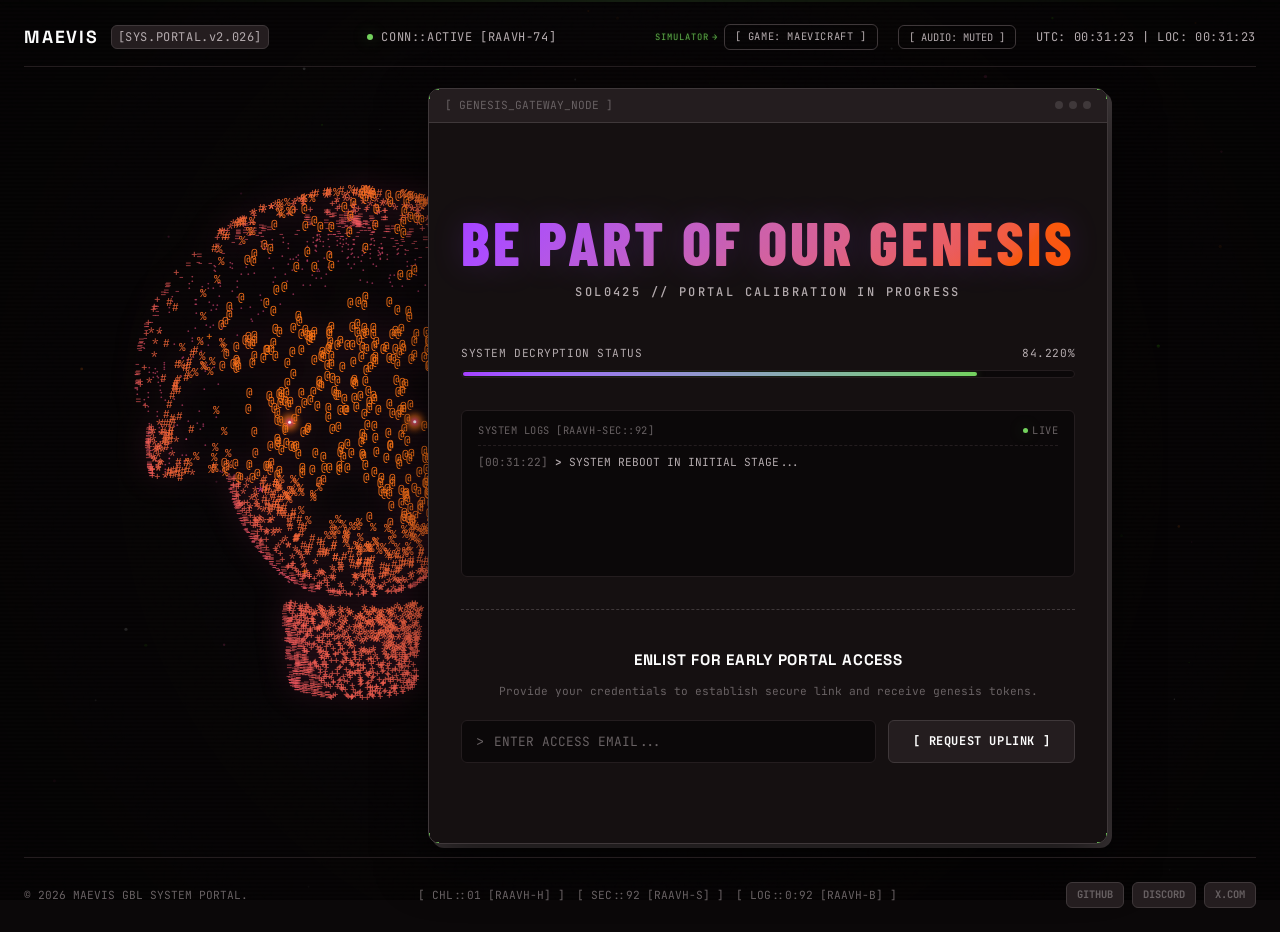
<file: index.html>
<!DOCTYPE html>
<html lang="en">
<head>
  <meta charset="UTF-8">
  <meta name="viewport" content="width=device-width, initial-scale=1.0">
  <title>MAEVIS | Genesis System Portal</title>
  
  <!-- Favicon -->
  <link rel="icon" type="image/svg+xml" href="favicon.svg">
  
  <!-- SEO Meta Tags -->
  <meta name="description" content="MAEVIS represents SOL0425: Small batch 3D prints, vacuum-sealed and hand-numbered. System Portal coming soon. Be part of our genesis.">
  <meta name="keywords" content="maevis, 3d prints, vacuum-sealed, custom fabrication, genesis portal, cyberpunk, design portal">
  <meta name="author" content="MAEVIS">
  
  <!-- OpenGraph / Facebook -->
  <meta property="og:type" content="website">
  <meta property="og:title" content="MAEVIS | Genesis System Portal">
  <meta property="og:description" content="Small batch 3D prints, vacuum-sealed and hand-numbered. System Portal coming soon. Be part of our genesis.">
  <meta property="og:image" content="logo.png">
  
  <!-- Twitter -->
  <meta property="twitter:card" content="summary_large_image">
  <meta property="twitter:title" content="MAEVIS | Genesis System Portal">
  <meta property="twitter:description" content="Small batch 3D prints, vacuum-sealed and hand-numbered. System Portal coming soon. Be part of our genesis.">
  <meta property="twitter:image" content="logo.png">

  <!-- Google Fonts -->
  <link rel="preconnect" href="https://fonts.googleapis.com">
  <link rel="preconnect" href="https://fonts.gstatic.com" crossorigin>
  <link href="https://fonts.googleapis.com/css2?family=Barlow+Condensed:ital,wght@0,400;0,700;0,800;1,700&family=Inter:wght@400;500;700&family=JetBrains+Mono:ital,wght@0,400;0,500;0,700;1,400&family=Space+Grotesk:wght@500;700;800&display=swap" rel="stylesheet">
  
  <!-- Custom Stylesheet -->
  <link rel="stylesheet" href="style.css">
</head>
<body class="halftone-texture">
  
  <!-- CRT Screen Glitch Effects -->
  <div class="film-grain"></div>
  <div class="scanlines"></div>
  
  <!-- Faint Security Scanner Sweep Line -->
  <div class="scanner-sweep"></div>

  <!-- Background Canvas for Slow Moving Dust & Floating Particles -->
  <canvas id="bg-particles" class="bg-particles"></canvas>

  <!-- 3D Holographic AI Skull Canvas flanking the left side peeking under the card -->
  <div class="skull-container left-skull">
    <canvas id="hologram-canvas"></canvas>
  </div>

  <div class="app-container">
    
    <!-- Top System Meta-Bar -->
    <header class="system-header">
      <div class="header-left">
        <span class="brand-text">MAEVIS</span>
        <span class="system-badge">[SYS.PORTAL.v2.026]</span>
      </div>
      
      <div class="header-center">
        <span class="status-dot status-dot-active"></span>
        <span class="connection-code">CONN::ACTIVE [RAAVH-74]</span>
      </div>
      
      <div class="header-right">
        <!-- Subtle Link to Web-Based Game -->
        <div class="game-route-container">
          <span class="game-route-hint">SIMULATOR <span class="hint-arrow">→</span></span>
          <a href="game/" class="game-route-btn pulse-alert" title="Execute Maevicraft Simulation">[ GAME: MAEVICRAFT ]</a>
        </div>
        <!-- Interactive Low-Frequency Audio Hum Toggler -->
        <button id="audio-toggle-btn" class="audio-toggle-btn" title="Toggle System Hum">[ AUDIO: MUTED ]</button>
        <div id="clock-display" class="clock-display">
          UTC: --:--:-- | LOC: --:--:--
        </div>
      </div>
    </header>

    <!-- Main Content Area -->
    <main class="main-content">
      
      <section class="terminal-card" id="terminal-card">
        <!-- Subtle Diagonal Glass Reflection Sweep -->
        <div class="glass-reflection"></div>
        
        <!-- Target Corner Decors -->
        <div class="corner corner-tl"></div>
        <div class="corner corner-tr"></div>
        <div class="corner corner-bl"></div>
        <div class="corner corner-br"></div>
        
        <!-- Window Title Bar -->
        <div class="terminal-window-bar">
          <span class="window-title">[ GENESIS_GATEWAY_NODE ]</span>
          <div class="window-controls">
            <span class="ctrl-btn"></span>
            <span class="ctrl-btn"></span>
            <span class="ctrl-btn"></span>
          </div>
        </div>

        <!-- Terminal Body -->
        <div class="terminal-body">

          <!-- Main Brutalist Header -->
          <div class="title-section">
            <h1 class="genesis-title" id="genesis-title">BE PART OF OUR GENESIS</h1>
            <p class="genesis-subtitle">SOL0425 // PORTAL CALIBRATION IN PROGRESS</p>
          </div>

          <!-- Progress Bar Overlay -->
          <div class="progress-container">
            <div class="progress-header">
              <span class="progress-title">SYSTEM DECRYPTION STATUS</span>
              <span class="progress-pct" id="progress-percentage">84.220%</span>
            </div>
            <div class="progress-track">
              <div class="progress-bar" id="progress-bar" style="width: 84.22%;"></div>
            </div>
          </div>

          <!-- Simulated Console Logger -->
          <div class="console-logger">
            <div class="console-header">
              <span>SYSTEM LOGS [RAAVH-SEC::92]</span>
              <span class="console-pulse" id="console-pulse">LIVE</span>
            </div>
            <div class="console-output" id="console-output">
              <!-- Dynamically populated by script.js -->
            </div>
          </div>

          <!-- Interactive Newsletter Form -->
          <div class="form-container">
            <h3 class="form-title">ENLIST FOR EARLY PORTAL ACCESS</h3>
            <p class="form-desc">Provide your credentials to establish secure link and receive genesis tokens.</p>
            
            <form id="subscribe-form" class="subscribe-form">
              <div class="input-group" id="input-group-wrapper">
                <span class="input-prefix">&gt;</span>
                <input 
                  type="email" 
                  id="subscriber-email" 
                  class="email-input" 
                  placeholder="ENTER ACCESS EMAIL..." 
                  required
                >
              </div>
              <button type="submit" id="submit-btn" class="submit-button">
                [ REQUEST UPLINK ]
              </button>
            </form>
            <div id="form-response" class="form-response"></div>
          </div>
          
        </div>
      </section>

    </main>

    <!-- Footer System Status Codes -->
    <footer class="system-footer">
      <div class="footer-left">
        <span>© 2026 MAEVIS GBL SYSTEM PORTAL.</span>
      </div>
      
      <div class="footer-center">
        <span class="footer-tag">[ CHL::01 [RAAVH-H] ]</span>
        <span class="footer-tag">[ SEC::92 [RAAVH-S] ]</span>
        <span class="footer-tag">[ LOG::0:92 [RAAVH-B] ]</span>
      </div>
      
      <div class="footer-right">
        <div class="social-links">
          <a href="https://github.com" target="_blank" rel="noopener noreferrer" class="social-capsule" id="github-link">
            <span>GITHUB</span>
          </a>
          <a href="https://discord.gg" target="_blank" rel="noopener noreferrer" class="social-capsule" id="discord-link">
            <span>DISCORD</span>
          </a>
          <a href="https://x.com" target="_blank" rel="noopener noreferrer" class="social-capsule" id="twitter-link">
            <span>X.COM</span>
          </a>
        </div>
      </div>
    </footer>

  </div>

  <!-- Custom Scripts -->
  <script src="script.js"></script>
</body>
</html>
</file>
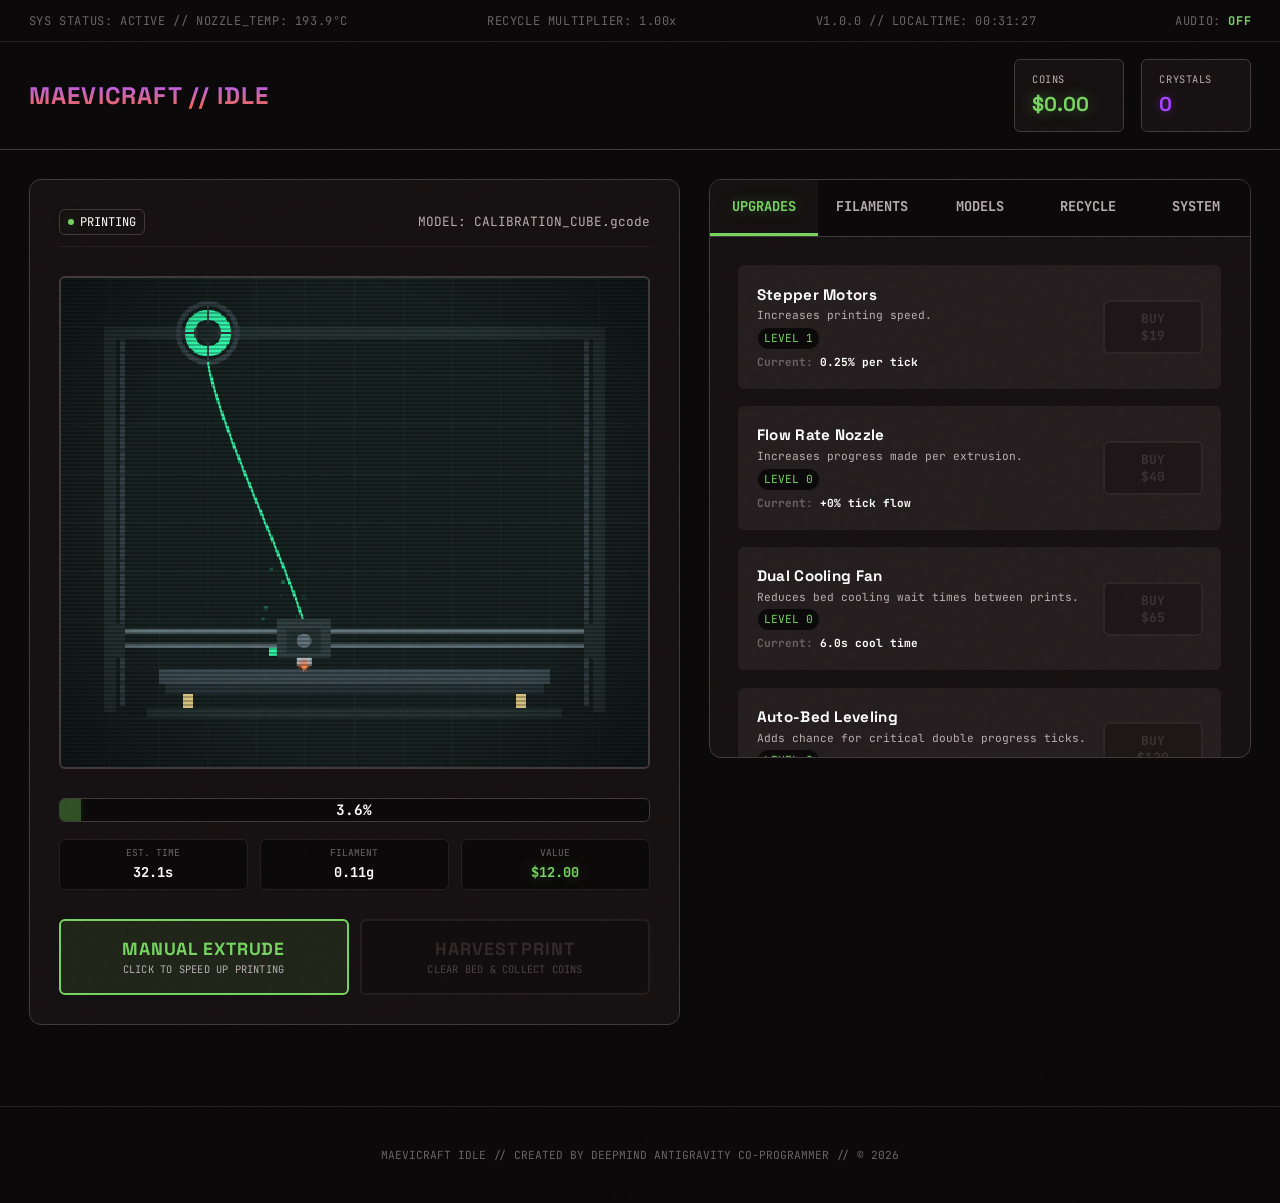
<file: game/index.html>
<!DOCTYPE html>
<html lang="en">
<head>
  <meta charset="UTF-8">
  <meta name="viewport" content="width=device-width, initial-scale=1.0">
  <title>MAEVICRAFT // 3D Printer Incremental Game</title>
  <!-- Google Fonts via import inside design-system.css -->
  <link rel="stylesheet" href="design-system.css">
  <link rel="stylesheet" href="style.css">
</head>
<body class="halftone-texture">

  <!-- Top System Meta Bar -->
  <div class="system-meta-bar">
    <div class="layout-container flex justify-between">
      <span>SYS STATUS: ACTIVE // NOZZLE_TEMP: <span id="temp-display">210</span>°C</span>
      <span>RECYCLE MULTIPLIER: <span id="prestige-mult-display">1.0</span>x</span>
      <span>V1.0.0 // LOCALTIME: <span id="clock-display">12:00:00</span></span>
    </div>
  </div>

  <!-- Header Navigation -->
  <header class="nav-header layout-container">
    <div class="nav-brand text-gradient-immortals">MAEVICRAFT // IDLE</div>
    <div class="resources-display">
      <div class="resource-badge">
        <span class="label">COINS</span>
        <span class="value" id="coins-display">$0.00</span>
      </div>
      <div class="resource-badge accent">
        <span class="label">CRYSTALS</span>
        <span class="value" id="crystals-display">0</span>
      </div>
    </div>
  </header>

  <!-- Main Game Layout -->
  <main class="layout-container main-grid">
    
    <!-- LEFT COLUMN: The Printer Viewport & Active Print Controls -->
    <section class="viewport-column">
      <div class="viewport-card">
        <div class="viewport-header">
          <div class="status-badge">
            <span class="status-dot status-dot-active" id="status-indicator-dot"></span>
            <span id="printer-status-text">PRINTING</span>
          </div>
          <div class="nozzle-status-label" id="active-model-name">MODEL: CALIBRATION_CUBE.gcode</div>
        </div>

        <!-- HTML5 Canvas Container -->
        <div class="canvas-container">
          <canvas id="printer-canvas" width="480" height="400"></canvas>
          
          <!-- Screen overlay scanlines/crt effect -->
          <div class="crt-overlay"></div>
        </div>

        <!-- Progress Metrics -->
        <div class="progress-section">
          <div class="progress-bar-wrapper">
            <div class="progress-bar-fill" id="print-progress-bar" style="width: 0%;"></div>
            <span class="progress-percent" id="print-progress-text">0.0%</span>
          </div>
          <div class="metrics-grid">
            <div class="metric-box">
              <span class="label">EST. TIME</span>
              <span class="value" id="metric-time-left">0.0s</span>
            </div>
            <div class="metric-box">
              <span class="label">FILAMENT</span>
              <span class="value" id="metric-filament-used">0.0g</span>
            </div>
            <div class="metric-box">
              <span class="label">VALUE</span>
              <span class="value text-green" id="metric-print-value">$10.00</span>
            </div>
          </div>
        </div>

        <!-- Interaction Buttons -->
        <div class="action-buttons-wrapper">
          <button id="manual-extrude-btn" class="btn btn-primary btn-glow">
            <span class="btn-text">MANUAL EXTRUDE</span>
            <span class="btn-subtext">CLICK TO SPEED UP PRINTING</span>
          </button>
          <button id="collect-print-btn" class="btn btn-accent btn-glow" disabled>
            <span class="btn-text">HARVEST PRINT</span>
            <span class="btn-subtext">CLEAR BED & COLLECT COINS</span>
          </button>
        </div>
      </div>
    </section>

    <!-- RIGHT COLUMN: Dashboard & Controls (Upgrades, Filaments, Spools, Prestige) -->
    <section class="dashboard-column">
      
      <!-- Tab Navigation Header -->
      <div class="tabs-nav">
        <button class="tab-btn active" data-tab="upgrades">UPGRADES</button>
        <button class="tab-btn" data-tab="filaments">FILAMENTS</button>
        <button class="tab-btn" data-tab="models">MODELS</button>
        <button class="tab-btn" data-tab="prestige">RECYCLE</button>
        <button class="tab-btn" data-tab="settings">SYSTEM</button>
      </div>

      <!-- Tab Content Area -->
      <div class="tab-content-wrapper">
        
        <!-- Tab: Upgrades -->
        <div class="tab-pane active" id="tab-upgrades">
          <div class="upgrade-list" id="hardware-upgrades-list">
            <!-- Dynamically populated hardware upgrades -->
          </div>
        </div>

        <!-- Tab: Filaments -->
        <div class="tab-pane" id="tab-filaments">
          <div class="info-banner margin-bottom-sm">
            Filament spools determine the color of your prints on canvas and give global value multipliers.
          </div>
          <div class="filament-grid" id="filaments-list">
            <!-- Dynamically populated filament types -->
          </div>
        </div>

        <!-- Tab: Models Catalog -->
        <div class="tab-pane" id="tab-models">
          <div class="info-banner margin-bottom-sm">
            Select standard G-code models to print. Higher tier models take longer but pay significantly more.
          </div>
          <div class="model-selection-grid" id="models-list">
            <!-- Dynamically populated models list -->
          </div>
        </div>

        <!-- Tab: Recycle (Prestige) -->
        <div class="tab-pane" id="tab-prestige">
          <div class="prestige-card">
            <h3 class="text-gradient-immortals margin-bottom-sm">Recycle & Rebuild</h3>
            <p class="margin-bottom-md">Meltdown your printed workshop waste to synthesize rare **Polylactic Crystals**. Resets your current printer levels and coins, but gives permanent speed & cash boosts.</p>
            
            <div class="terminal-panel margin-bottom-md">
              <div class="terminal-row">
                <span>Crystals on Reset:</span>
                <span id="prestige-pending-tokens" class="text-green font-bold">+0</span>
              </div>
              <div class="terminal-row">
                <span>Current Boost:</span>
                <span id="prestige-current-boost-percent">0% speed & value boost</span>
              </div>
            </div>

            <button id="prestige-btn" class="btn btn-danger" disabled>
              RECYCLE ALL ASSETS FOR CRYSTALS
            </button>
          </div>
        </div>

        <!-- Tab: Settings / System -->
        <div class="tab-pane" id="tab-settings">
          <div class="settings-panel">
            <h3 class="margin-bottom-sm">System Diagnostics</h3>
            
            <div class="stats-panel terminal-panel margin-bottom-md" id="stats-container">
              <!-- Dynamically populated stats -->
            </div>

            <div class="settings-actions">
              <button class="btn btn-secondary" id="save-game-btn">SAVE STATE</button>
              <button class="btn btn-secondary" id="export-save-btn">EXPORT SAVE</button>
              <label for="import-file-input" class="btn btn-secondary text-center" style="cursor: pointer;">
                IMPORT SAVE
                <input type="file" id="import-file-input" style="display: none;">
              </label>
              <button class="btn btn-danger-subtle" id="reset-game-btn">WIPE DRIVE (RESET)</button>
            </div>
          </div>
        </div>

      </div>

    </section>

  </main>

  <footer class="layout-container main-footer">
    <p>MAEVICRAFT IDLE // CREATED BY DEEPMIND ANTIGRAVITY CO-PROGRAMMER // © 2026</p>
  </footer>

  <!-- Toast Notification System -->
  <div class="toast-container" id="toast-container"></div>

  <!-- Scripts -->
  <script src="canvas.js"></script>
  <script src="app.js"></script>
</body>
</html>
</file>
<file: style.css>
@import url('https://fonts.googleapis.com/css2?family=Barlow+Condensed:ital,wght@0,400;0,700;0,800;1,700&family=Inter:wght@400;500;700&family=JetBrains+Mono:ital,wght@0,400;0,500;0,700;1,400&family=Space+Grotesk:wght@500;700;800&display=swap');

/* ==========================================================================
   MAEVIS GENESIS PORTAL - STYLESHEET
   ========================================================================== */

/* Cascade Layers */
@layer base, tokens, components, utilities, animations;

@layer tokens {
  :root {
    /* Color Scheme */
    color-scheme: dark;

    /* Theme Surfaces (oklch-based) */
    --bg-primary: oklch(14% 0.005 0);       /* Deep black canvas */
    --bg-secondary: oklch(18% 0.008 0);     /* Base container background */
    --bg-tertiary: oklch(24% 0.01 0);       /* Inner panel/button background */
    
    /* Text Colors */
    --text-primary: oklch(99% 0 0);          /* Pure off-white */
    --text-secondary: oklch(75% 0.01 0);    /* Muted silver */
    --text-tertiary: oklch(50% 0.01 0);     /* Muted dark gray */
    
    /* Accents & States */
    --color-neon-green: oklch(78% 0.18 140); /* Vibrant terminal green */
    --color-neon-green-glow: oklch(78% 0.18 140 / 0.4);
    --color-alert-red: oklch(65% 0.22 20);   /* Muted alert red */
    
    /* The Immortals Gradient */
    --color-gradient-start: oklch(62% 0.28 300); /* Neon violet */
    --color-gradient-end: oklch(68% 0.23 45);    /* Neon orange/coral */
    
    /* Borders */
    --border-primary: oklch(35% 0.01 0);    /* Dark panel borders */
    --border-subtle: oklch(24% 0.01 0);     /* Subtle border line */
    
    /* Typography Fonts */
    --font-display: 'Barlow Condensed', -apple-system, BlinkMacSystemFont, sans-serif;
    --font-extended: 'Space Grotesk', -apple-system, BlinkMacSystemFont, sans-serif;
    --font-mono: 'JetBrains Mono', 'Courier New', monospace;
    --font-body: 'JetBrains Mono', monospace;
    
    /* Border Radii */
    --radius-sm: 6px;
    --radius-md: 12px;
    --radius-lg: 32px;
    --radius-full: 9999px;
    
    /* Shadows & Glows */
    --shadow-flat-dark: 4px 4px 0px var(--border-primary);
    --shadow-flat-green: 4px 4px 0px var(--color-neon-green);
    --glow-green: 0 0 15px var(--color-neon-green-glow);
  }
}

@layer base {
  *, *::before, *::after {
    box-sizing: border-box;
  }

  html, body {
    margin: 0;
    padding: 0;
    width: 100%;
    min-height: 100vh;
    background-color: var(--bg-primary);
    color: var(--text-primary);
    font-family: var(--font-body);
    font-size: 16px;
    line-height: 1.5;
    -webkit-font-smoothing: antialiased;
    -moz-osx-font-smoothing: grayscale;
    overflow-x: hidden;
  }

  ::selection {
    background-color: var(--color-neon-green);
    color: var(--bg-primary);
  }

  scrollbar-color: var(--border-primary) var(--bg-primary);
  scrollbar-width: thin;

  h1, h2, h3, h4, h5, h6 {
    margin: 0;
    text-transform: uppercase;
    font-family: var(--font-extended);
  }

  a {
    color: inherit;
    text-decoration: none;
  }

  img {
    max-width: 100%;
    height: auto;
    display: block;
  }
}

@layer components {
  /* Main wrapper layout */
  .app-container {
    display: flex;
    flex-direction: column;
    justify-content: center;
    align-items: center;
    min-height: 100vh;
    padding: 1.5rem;
    position: relative;
    z-index: 10;
    perspective: 1000px; /* 3D Tilt perspective context */
  }

  /* Halftone Texture Overlay */
  .halftone-texture {
    position: relative;
  }

  .halftone-texture::after {
    content: "";
    position: fixed;
    inset: 0;
    background-image: url("data:image/svg+xml,%3Csvg viewBox='0 0 200 200' xmlns='http://www.w3.org/2000/svg'%3E%3Cfilter id='noiseFilter'%3E%3CfeTurbulence type='fractalNoise' baseFrequency='0.85' numOctaves='3' stitchTiles='stitch'/%3E%3C/filter%3E%3Crect width='100%25' height='100%25' filter='url(%23noiseFilter)'/%3E%3C/svg%3E");
    opacity: 0.04;
    mix-blend-mode: overlay;
    pointer-events: none;
    z-index: 2;
  }

  /* Scanlines and Film Grain effects */
  .film-grain {
    position: fixed;
    inset: 0;
    background: radial-gradient(circle at center, transparent 0%, rgba(0, 0, 0, 0.5) 100%);
    pointer-events: none;
    z-index: 3;
  }

  .scanlines {
    position: fixed;
    inset: 0;
    width: 100%;
    height: 100%;
    background: linear-gradient(
      rgba(18, 16, 16, 0) 50%, 
      rgba(0, 0, 0, 0.25) 50%
    );
    background-size: 100% 4px;
    pointer-events: none;
    z-index: 4;
    opacity: 0.85;
  }

  /* Faint Security Scanner Sweep Line */
  .scanner-sweep {
    position: fixed;
    top: 0;
    left: 0;
    width: 100%;
    height: 2px;
    background: linear-gradient(90deg, transparent, var(--color-neon-green), transparent);
    opacity: 0.12;
    box-shadow: 0 0 10px var(--color-neon-green-glow);
    pointer-events: none;
    z-index: 25;
    animation: scanDown 12s infinite linear;
  }

  /* Background Canvas for Dust & Glowing Particles */
  .bg-particles {
    position: fixed;
    inset: 0;
    width: 100vw;
    height: 100vh;
    z-index: 1;
    pointer-events: none;
  }

  /* 3D Mathematical Rotating Skull (Peeking Left Layout) */
  .skull-container {
    position: fixed;
    top: 50%;
    z-index: 5; /* Layered in front of CRT filters, behind app-container */
    display: flex;
    justify-content: center;
    align-items: center;
    pointer-events: none;
    user-select: none;
  }

  .left-skull {
    left: 28%;
    transform: translate(-50%, -50%); /* Centers the skull closer to the card on desktop */
  }

  #hologram-canvas {
    width: 660px;
    height: 660px;
    pointer-events: none;
    user-select: none;
    filter: drop-shadow(0 0 15px rgba(236, 72, 153, 0.25)); /* Subtle pink/magenta glow bloom */
  }

  /* Responsive styling to hide skull on narrow viewports and center the central card */
  @media (max-width: 1100px) {
    .skull-container {
      display: none;
    }
    .main-content {
      align-self: center;
      margin-right: 0;
      margin-left: auto;
      margin-right: auto;
    }
  }

  /* Top System Navigation & Status Bar */
  .system-header {
    position: absolute;
    top: 1.5rem;
    left: 1.5rem;
    right: 1.5rem;
    display: flex;
    justify-content: space-between;
    align-items: center;
    border-bottom: 1px solid var(--border-subtle);
    padding-bottom: 1rem;
    font-family: var(--font-mono);
    font-size: 0.75rem;
    color: var(--text-tertiary);
    letter-spacing: 0.05em;
    z-index: 20;
  }

  .header-left {
    display: flex;
    align-items: center;
    gap: 0.75rem;
  }

  .brand-text {
    font-family: var(--font-extended);
    font-weight: 800;
    font-size: 1.1rem;
    color: var(--text-primary);
    letter-spacing: 0.1em;
  }

  .system-badge {
    background-color: var(--bg-tertiary);
    border: 1px solid var(--border-primary);
    padding: 2px 6px;
    border-radius: var(--radius-sm);
    color: var(--text-secondary);
  }

  .header-center {
    display: flex;
    align-items: center;
    gap: 0.5rem;
  }

  .status-dot {
    width: 6px;
    height: 6px;
    border-radius: var(--radius-full);
    background-color: var(--text-tertiary);
  }

  .status-dot-active {
    background-color: var(--color-neon-green);
    box-shadow: var(--glow-green);
    animation: statusPulse 2s infinite ease-in-out;
  }

  .connection-code {
    color: var(--text-secondary);
  }

  .header-right {
    display: flex;
    align-items: center;
  }

  /* Game Route Container */
  .game-route-container {
    display: inline-flex;
    align-items: center;
    margin-right: 1.25rem;
    gap: 6px;
  }

  /* Game Route Hint & Arrow */
  .game-route-hint {
    font-family: var(--font-mono);
    font-size: 0.55rem;
    color: var(--color-neon-green);
    text-shadow: 0 0 2px rgba(56, 176, 0, 0.4);
    letter-spacing: 1px;
    opacity: 0.8;
    display: flex;
    align-items: center;
    gap: 3px;
    white-space: nowrap;
  }

  .game-route-hint .hint-arrow {
    display: inline-block;
    font-weight: bold;
    animation: hintArrowPulse 1.5s infinite ease-in-out;
  }

  @keyframes hintArrowPulse {
    0%, 100% { transform: translateX(0); opacity: 0.5; }
    50% { transform: translateX(4px); opacity: 1; text-shadow: 0 0 5px var(--color-neon-green); }
  }

  /* Glowing Alert Animation for Button */
  .game-route-btn.pulse-alert {
    animation: btnGlowPulse 2.5s infinite ease-in-out;
  }

  @keyframes btnGlowPulse {
    0%, 100% {
      border-color: var(--border-primary);
      box-shadow: none;
    }
    50% {
      border-color: var(--color-neon-green);
      box-shadow: 0 0 8px rgba(56, 176, 0, 0.3);
      color: var(--color-neon-green);
    }
  }

  /* Game Route Button & Audio Toggler Button */
  .game-route-btn,
  .audio-toggle-btn {
    position: relative;
    overflow: hidden;
    background: transparent;
    border: 1px solid var(--border-primary);
    color: var(--text-secondary);
    font-family: var(--font-mono);
    font-size: 0.65rem;
    padding: 4px 10px;
    border-radius: var(--radius-sm);
    cursor: pointer;
    transition: all 0.25s ease;
    outline: none;
    display: inline-flex;
    align-items: center;
  }

  .audio-toggle-btn {
    margin-right: 1.25rem;
  }

  .game-route-btn:hover,
  .audio-toggle-btn:hover {
    border-color: var(--color-neon-green);
    color: var(--color-neon-green);
    box-shadow: var(--glow-green);
  }

  .clock-display {
    color: var(--text-secondary);
  }

  /* Main Central Section */
  .main-content {
    width: 100%;
    max-width: 680px;
    display: flex;
    justify-content: center;
    align-items: center;
    padding-block: 4rem;
    align-self: flex-end;
    margin-right: 12%; /* Shift slightly left to close the gap with the skull */
    z-index: 15;
  }

  /* Cyberpunk Modular Card Container */
  .terminal-card {
    position: relative;
    width: 100%;
    background-color: var(--bg-secondary);
    border: 1px solid var(--border-primary);
    border-radius: var(--radius-md);
    box-shadow: 0 20px 50px rgba(0, 0, 0, 0.6), var(--shadow-flat-dark);
    overflow: hidden;
    
    /* 3D Tilt variable anchors */
    transform-style: preserve-3d;
    transform: rotateX(var(--tilt-x, 0deg)) rotateY(var(--tilt-y, 0deg));
    transition: transform 0.2s cubic-bezier(0.16, 1, 0.3, 1);
  }

  /* Diagonal Glass Reflection Line */
  .glass-reflection {
    position: absolute;
    top: 0;
    left: -150%;
    width: 100%;
    height: 100%;
    background: linear-gradient(
      105deg,
      transparent 35%,
      rgba(255, 255, 255, 0.03) 45%,
      rgba(255, 255, 255, 0.06) 50%,
      rgba(255, 255, 255, 0.03) 55%,
      transparent 65%
    );
    z-index: 6;
    pointer-events: none;
    animation: glassSweep 18s infinite linear;
  }

  /* Corner Decors */
  .corner {
    position: absolute;
    width: 10px;
    height: 10px;
    border-color: var(--color-neon-green);
    border-style: solid;
    z-index: 5;
    pointer-events: none;
  }
  .corner-tl { top: 0; left: 0; border-width: 1px 0 0 1px; }
  .corner-tr { top: 0; right: 0; border-width: 1px 1px 0 0; }
  .corner-bl { bottom: 0; left: 0; border-width: 0 0 1px 1px; }
  .corner-br { bottom: 0; right: 0; border-width: 0 1px 1px 0; }

  /* Window Title Bar */
  .terminal-window-bar {
    display: flex;
    justify-content: space-between;
    align-items: center;
    background-color: var(--bg-tertiary);
    border-bottom: 1px solid var(--border-primary);
    padding: 0.5rem 1rem;
    font-family: var(--font-mono);
    font-size: 0.7rem;
    color: var(--text-tertiary);
  }

  .window-controls {
    display: flex;
    gap: 6px;
  }

  .ctrl-btn {
    width: 8px;
    height: 8px;
    border-radius: var(--radius-full);
    background-color: var(--border-primary);
  }

  /* Terminal Body */
  .terminal-body {
    padding: 2.5rem 2rem;
    display: flex;
    flex-direction: column;
    gap: 2rem;
    transform: translateZ(20px); /* Lift inner content slightly for 3D parallax depth */
  }

  /* Title Block */
  .title-section {
    text-align: center;
  }

  .genesis-title {
    font-family: var(--font-display);
    font-size: clamp(1.8rem, 1.2rem + 4.5vw, 3.8rem);
    font-weight: 800;
    line-height: 0.95;
    letter-spacing: 0.05em;
    margin-bottom: 0.5rem;
    
    /* Immortals Gradient Animation */
    background: linear-gradient(135deg, var(--color-gradient-start) 0%, var(--color-gradient-end) 50%, var(--color-gradient-start) 100%);
    background-size: 200% auto;
    -webkit-background-clip: text;
    -webkit-text-fill-color: transparent;
    background-clip: text;
    text-shadow: 0 0 30px oklch(62% 0.28 300 / 0.15);
    animation: moveGradient 8s infinite linear, breatheGlow 6s infinite ease-in-out;
  }

  .genesis-subtitle {
    font-family: var(--font-mono);
    font-size: 0.75rem;
    letter-spacing: 0.2em;
    color: var(--text-secondary);
    font-weight: 500;
  }

  /* Progress Bar */
  .progress-container {
    display: flex;
    flex-direction: column;
    gap: 0.5rem;
  }

  .progress-header {
    display: flex;
    justify-content: space-between;
    font-family: var(--font-mono);
    font-size: 0.7rem;
    color: var(--text-secondary);
    letter-spacing: 0.05em;
  }

  .progress-track {
    background-color: var(--bg-primary);
    border: 1px solid var(--border-subtle);
    height: 8px;
    border-radius: var(--radius-full);
    overflow: hidden;
    padding: 1px;
  }

  .progress-bar {
    height: 100%;
    /* Shimmer gradient overlay */
    background: linear-gradient(90deg, oklch(62% 0.28 300) 0%, var(--color-neon-green) 50%, oklch(62% 0.28 300) 100%);
    background-size: 200% auto;
    border-radius: var(--radius-full);
    box-shadow: 0 0 10px var(--color-neon-green-glow);
    transition: width 0.3s ease;
    animation: shimmerProgress 3s infinite linear;
  }

  /* Console Logger Panel */
  .console-logger {
    background-color: var(--bg-primary);
    border: 1px solid var(--border-subtle);
    border-radius: var(--radius-sm);
    padding: 0.75rem 1rem;
    font-family: var(--font-mono);
  }

  .console-header {
    display: flex;
    justify-content: space-between;
    align-items: center;
    font-size: 0.65rem;
    color: var(--text-tertiary);
    border-bottom: 1px dashed var(--border-subtle);
    padding-bottom: 0.4rem;
    margin-bottom: 0.5rem;
    letter-spacing: 0.05em;
  }

  .console-pulse {
    display: inline-flex;
    align-items: center;
    gap: 4px;
  }

  .console-pulse::before {
    content: "";
    display: inline-block;
    width: 5px;
    height: 5px;
    border-radius: var(--radius-full);
    background-color: var(--color-neon-green);
    box-shadow: var(--glow-green);
    animation: pulse 1s infinite alternate;
  }

  .console-output {
    height: 110px;
    overflow-y: auto;
    font-size: 0.7rem;
    line-height: 1.5;
    color: var(--text-secondary);
    scrollbar-width: none;
  }

  .console-output::-webkit-scrollbar {
    display: none;
  }

  .console-row {
    margin-bottom: 0.25rem;
    white-space: nowrap;
    overflow: hidden;
    text-overflow: ellipsis;
  }

  .console-row.info { color: var(--text-secondary); }
  .console-row.success { color: var(--color-neon-green); }
  .console-row.warn { color: var(--color-gradient-end); }
  .console-row.error { color: var(--color-alert-red); }

  /* Input Form */
  .form-container {
    border-top: 1px dashed var(--border-primary);
    padding-top: 1.5rem;
    text-align: center;
  }

  .form-title {
    font-family: var(--font-extended);
    font-weight: 700;
    font-size: 0.95rem;
    letter-spacing: 0.05em;
    color: var(--text-primary);
    margin-bottom: 0.25rem;
  }

  .form-desc {
    font-family: var(--font-mono);
    font-size: 0.7rem;
    color: var(--text-tertiary);
    margin-bottom: 1.25rem;
  }

  .subscribe-form {
    display: flex;
    flex-direction: column;
    gap: 0.75rem;
  }

  @media (min-width: 576px) {
    .subscribe-form {
      flex-direction: row;
    }
  }

  .input-group {
    flex-grow: 1;
    display: flex;
    align-items: center;
    background-color: var(--bg-primary);
    border: 1px solid var(--border-subtle);
    border-radius: var(--radius-sm);
    padding-inline: 0.85rem;
    transition: border-color 0.3s ease, box-shadow 0.3s ease;
  }

  .input-group:focus-within {
    border-color: var(--color-neon-green);
    box-shadow: 0 0 10px var(--color-neon-green-glow);
  }

  /* Input focus styles */
  .email-input:focus ~ .input-prefix {
    color: var(--color-neon-green);
    text-shadow: var(--glow-green);
  }

  .input-prefix {
    font-family: var(--font-mono);
    color: var(--text-tertiary);
    font-size: 0.85rem;
    margin-right: 0.5rem;
    transition: color 0.3s ease;
  }

  .email-input {
    width: 100%;
    background: transparent;
    border: none;
    color: var(--text-primary);
    font-family: var(--font-mono);
    font-size: 0.8rem;
    padding-block: 0.75rem;
    outline: none;
  }

  .email-input::placeholder {
    color: var(--text-tertiary);
    transition: opacity 0.2s ease;
  }

  /* Placeholder flicker effect support */
  .placeholder-flicker::placeholder {
    animation: textFlicker 0.4s 1 linear;
  }

  .submit-button {
    background-color: var(--bg-tertiary);
    border: 1px solid var(--border-primary);
    border-radius: var(--radius-sm);
    color: var(--text-primary);
    font-family: var(--font-mono);
    font-size: 0.75rem;
    font-weight: 700;
    letter-spacing: 0.05em;
    padding: 0.75rem 1.5rem;
    cursor: pointer;
    white-space: nowrap;
    position: relative;
    overflow: hidden;
    transition: background-color 0.25s, border-color 0.25s, color 0.25s, transform 0.25s, box-shadow 0.25s;
  }

  .submit-button:hover {
    background-color: var(--color-neon-green);
    color: var(--bg-primary);
    border-color: var(--color-neon-green);
    box-shadow: var(--glow-green);
    transform: translateY(-1px); /* Elevation */
  }

  /* Click Flash / Ripple Support */
  .submit-button::after {
    content: "";
    position: absolute;
    top: 50%;
    left: 50%;
    width: 0;
    height: 0;
    background: rgba(255, 255, 255, 0.2);
    border-radius: 50%;
    transform: translate(-50%, -50%);
    transition: width 0.4s ease-out, height 0.4s ease-out;
  }

  .submit-button:active {
    transform: scale(0.97);
  }

  .submit-button:active::after {
    width: 250px;
    height: 250px;
  }

  .form-response {
    margin-top: 1rem;
    font-family: var(--font-mono);
    font-size: 0.75rem;
    min-height: 1.5rem;
    line-height: 1.4;
  }

  .form-response-success {
    color: var(--color-neon-green);
    text-shadow: var(--glow-green);
  }

  .form-response-error {
    color: var(--color-alert-red);
  }

  /* Footer Section */
  .system-footer {
    position: absolute;
    bottom: 1.5rem;
    left: 1.5rem;
    right: 1.5rem;
    display: flex;
    flex-direction: column;
    gap: 1rem;
    align-items: center;
    border-top: 1px solid var(--border-subtle);
    padding-top: 1.5rem;
    font-family: var(--font-mono);
    font-size: 0.7rem;
    color: var(--text-tertiary);
    z-index: 20;
  }

  @media (min-width: 768px) {
    .system-footer {
      flex-direction: row;
      justify-content: space-between;
    }
  }

  .footer-center {
    display: flex;
    gap: 0.75rem;
    flex-wrap: wrap;
    justify-content: center;
  }

  .footer-tag {
    color: var(--text-tertiary);
  }

  .social-links {
    display: flex;
    gap: 0.5rem;
  }

  .social-capsule {
    position: relative;
    overflow: hidden;
    background-color: var(--bg-tertiary);
    border: 1px solid var(--border-primary);
    border-radius: var(--radius-sm);
    padding: 4px 10px;
    font-size: 0.65rem;
    font-weight: 700;
    transition: background-color 0.2s, border-color 0.2s, color 0.2s;
  }

  .social-capsule:hover {
    background-color: var(--color-neon-green);
    border-color: var(--color-neon-green);
    color: var(--bg-primary);
  }
}

@layer animations {
  @keyframes pulse {
    0% { opacity: 0.3; }
    50% { opacity: 1; }
    100% { opacity: 0.3; }
  }

  @keyframes slide-up {
    from {
      opacity: 0;
      transform: translateY(20px);
    }
    to {
      opacity: 1;
      transform: translateY(0);
    }
  }

  /* Scanline screen brightness flicker */
  @keyframes terminal-flicker {
    0% { opacity: 0.99; }
    50% { opacity: 0.985; }
    100% { opacity: 1; }
  }

  /* Scanner downwards sweep animation */
  @keyframes scanDown {
    0% { top: -10px; opacity: 0; }
    5% { opacity: 0.12; }
    95% { opacity: 0.12; }
    100% { top: 100%; opacity: 0; }
  }

  /* Diagonal gloss sweep animation */
  @keyframes glassSweep {
    0% { left: -150%; }
    10% { left: 150%; }
    100% { left: 150%; }
  }

  /* Header gradient scroll */
  @keyframes moveGradient {
    0% { background-position: 0% 50%; }
    50% { background-position: 100% 50%; }
    100% { background-position: 0% 50%; }
  }

  /* Title glow breathing */
  @keyframes breatheGlow {
    0% { text-shadow: 0 0 10px oklch(62% 0.28 300 / 0.1); }
    50% { text-shadow: 0 0 25px oklch(62% 0.28 300 / 0.3), 0 0 10px var(--color-neon-green-glow); }
    100% { text-shadow: 0 0 10px oklch(62% 0.28 300 / 0.1); }
  }

  /* Connection status slow pulse */
  @keyframes statusPulse {
    0% { opacity: 0.45; box-shadow: 0 0 4px var(--color-neon-green-glow); }
    50% { opacity: 1; box-shadow: 0 0 12px var(--color-neon-green), 0 0 4px var(--color-neon-green); }
    100% { opacity: 0.45; box-shadow: 0 0 4px var(--color-neon-green-glow); }
  }

  /* Progress bar shimmer gradient scroll */
  @keyframes shimmerProgress {
    0% { background-position: 0% 50%; }
    100% { background-position: 200% 50%; }
  }

  /* Placeholder text flicker */
  @keyframes textFlicker {
    0% { opacity: 1; }
    15% { opacity: 0.15; }
    30% { opacity: 0.9; }
    45% { opacity: 0.05; }
    60% { opacity: 1; }
    80% { opacity: 0.3; }
    100% { opacity: 1; }
  }

  /* System Glitch class Keyframes */
  @keyframes glitchSplit {
    0% { transform: translate(0); }
    20% { transform: translate(-2px, 1px) skew(1deg); }
    40% { transform: translate(-1px, -1px) skew(-0.5deg); }
    60% { transform: translate(1.5px, 0.5px) skew(0.5deg); }
    80% { transform: translate(-0.5px, -1.5px) skew(0.2deg); }
    100% { transform: translate(0); }
  }

  @keyframes chromaticAberration {
    0% { text-shadow: 0.5px 0 0 red, -0.5px 0 0 blue; }
    50% { text-shadow: -1.5px 0.5px 0 red, 1px -0.5px 0 blue, 0 0 10px var(--color-neon-green-glow); }
    100% { text-shadow: 0.5px 0 0 red, -0.5px 0 0 blue; }
  }

  .glitch-active {
    animation: glitchSplit 0.22s infinite linear !important;
  }

  .glitch-active .genesis-title {
    animation: chromaticAberration 0.15s infinite linear !important;
  }

  /* Button ripple span styles */
  .btn-ripple {
    position: absolute;
    border-radius: 50%;
    background: rgba(255, 255, 255, 0.28);
    transform: scale(0);
    animation: btn-ripple-effect 0.55s ease-out;
    pointer-events: none;
  }
  @keyframes btn-ripple-effect {
    to {
      transform: scale(3.5);
      opacity: 0;
    }
  }
}

/* Responsive heights to prevent absolute overlap on short viewports */
@media (max-height: 720px) {
  .app-container {
    justify-content: flex-start;
    padding-top: 5rem;
    padding-bottom: 2rem;
  }
  .system-header {
    position: absolute;
    top: 1rem;
    left: 1rem;
    right: 1rem;
    padding-bottom: 0.5rem;
  }
  .system-footer {
    position: relative;
    bottom: auto;
    left: auto;
    right: auto;
    margin-top: 2.5rem;
    width: 100%;
    padding-top: 1rem;
    border-top: 1px solid var(--border-subtle);
  }
  .main-content {
    padding-block: 1rem;
    margin-block: 0;
  }
}

/* Mobile-specific responsive styles */
@media (max-width: 768px) {
  .app-container {
    justify-content: flex-start;
    padding-top: 5rem;
    padding-bottom: 2rem;
    padding-inline: 0.75rem;
  }
  
  /* System Header Mobile Adjustments */
  .system-header {
    position: absolute;
    top: 1rem;
    left: 1rem;
    right: 1rem;
    display: flex;
    flex-direction: column;
    gap: 0.6rem;
    align-items: center;
    border-bottom: 1px solid var(--border-subtle);
    padding-bottom: 0.75rem;
  }

  .header-left {
    justify-content: center;
    width: 100%;
  }

  .header-center {
    justify-content: center;
    width: 100%;
    font-size: 0.7rem;
  }

  .header-right {
    flex-direction: column;
    gap: 0.5rem;
    align-items: center;
    width: 100%;
  }

  .game-route-container {
    margin-right: 0 !important;
    gap: 4px;
  }

  .game-route-btn,
  .audio-toggle-btn {
    margin-right: 0 !important;
    padding: 3px 8px;
    font-size: 0.6rem;
  }

  .clock-display {
    font-size: 0.65rem;
    text-align: center;
  }

  /* Skull Container Centering & Scaling */
  .skull-container {
    display: flex !important;
    position: absolute;
    top: 18.5rem;
    left: 50%;
    z-index: 5;
  }

  #hologram-canvas {
    width: 280px;
    height: 280px;
  }

  /* Main Content Layout */
  .main-content {
    margin-top: 22.5rem; /* Push card down to sit perfectly under the skull with minimal gap */
    margin-right: 0 !important;
    width: 100%;
    max-width: 100%;
    padding-inline: 0.25rem;
    align-self: center;
  }
  
  .terminal-card {
    box-shadow: 0 15px 35px rgba(0, 0, 0, 0.7);
    transform: none !important; /* Disable 3D tilt on mobile touch to avoid layout jumping */
  }

  .terminal-body {
    padding: 1.75rem 1.25rem;
    gap: 1.5rem;
  }

  .genesis-title {
    font-size: clamp(1.8rem, 6vw, 2.5rem);
  }

  .console-output {
    height: 95px;
  }

  .subscribe-form {
    flex-direction: column !important;
    gap: 0.75rem;
  }

  .submit-button {
    width: 100%;
    padding: 0.75rem 1rem;
  }
  
  /* Footer Mobile Adjustments */
  .system-footer {
    position: relative;
    bottom: auto;
    left: auto;
    right: auto;
    margin-top: 2.5rem;
    width: 100%;
    padding-top: 1rem;
    border-top: 1px solid var(--border-subtle);
    flex-direction: column;
    gap: 0.75rem;
    align-items: center;
    text-align: center;
  }

  .footer-center {
    justify-content: center;
    gap: 0.5rem;
  }
}

/* Reduced Motion preferences */
@media (prefers-reduced-motion: reduce) {
  * {
    animation-delay: 0s !important;
    animation-duration: 0s !important;
    animation-iteration-count: 1 !important;
    transition-duration: 0s !important;
    scroll-behavior: auto !important;
    transform: none !important;
  }
  #hologram-canvas {
    animation: none !important;
  }
}
</file>
<file: game/design-system.css>
@import url('https://fonts.googleapis.com/css2?family=Barlow+Condensed:ital,wght@0,400;0,700;0,800;1,700&family=Inter:wght@400;500;700&family=JetBrains+Mono:ital,wght@0,400;0,500;0,700;1,400&family=Space+Grotesk:wght@500;700;800&display=swap');

/* Cascade Layers for predictable specificity and inheritance control */
@layer base, tokens, components, utilities;

@layer tokens {
  :root {
    /* Color Scheme */
    color-scheme: dark;

    /* Theme Surfaces (oklch-based) */
    --bg-primary: oklch(14% 0.005 0);       /* Deep black canvas */
    --bg-secondary: oklch(18% 0.008 0);     /* Base container background */
    --bg-tertiary: oklch(24% 0.01 0);       /* Inner panel/button background */
    
    /* Text Colors */
    --text-primary: oklch(99% 0 0);          /* Pure off-white */
    --text-secondary: oklch(75% 0.01 0);    /* Muted silver */
    --text-tertiary: oklch(50% 0.01 0);     /* Muted dark gray */
    
    /* Light Theme (Promo Card Accent) */
    --bg-light: oklch(97% 0.005 0);         /* Pure off-white container */
    --bg-light-subtle: oklch(93% 0.005 0);  /* Inner card/panel in light section */
    --text-dark: oklch(12% 0.005 0);        /* Deep contrast text */
    --border-light: oklch(85% 0.01 0);      /* Muted light border */
    
    /* Accents & States */
    --color-neon-green: oklch(78% 0.18 140); /* Vibrant terminal green */
    --color-neon-green-glow: oklch(78% 0.18 140 / 0.4);
    
    /* The Immortals Gradient */
    --color-gradient-start: oklch(62% 0.28 300); /* Neon violet */
    --color-gradient-end: oklch(68% 0.23 45);    /* Neon orange/coral */
    
    /* Borders */
    --border-primary: oklch(35% 0.01 0);    /* Dark panel borders */
    --border-subtle: oklch(24% 0.01 0);     /* Subtle border line */
    
    /* Typography Fonts */
    --font-display: 'Barlow Condensed', -apple-system, BlinkMacSystemFont, sans-serif;
    --font-extended: 'Space Grotesk', -apple-system, BlinkMacSystemFont, sans-serif;
    --font-mono: 'JetBrains Mono', 'Courier New', monospace;
    --font-body: 'JetBrains Mono', monospace;
    
    /* Spacing Scale (fluid clamping) */
    --space-xs: clamp(0.5rem, 0.4rem + 0.4vw, 0.75rem);
    --space-sm: clamp(0.75rem, 0.6rem + 0.6vw, 1.125rem);
    --space-md: clamp(1.25rem, 1rem + 1vw, 1.875rem);
    --space-lg: clamp(2rem, 1.6rem + 1.6vw, 3rem);
    --space-xl: clamp(3.5rem, 2.8rem + 2.8vw, 5.25rem);
    
    /* Border Radii */
    --radius-none: 0px;
    --radius-sm: 6px;
    --radius-md: 12px;
    --radius-lg: 32px;
    --radius-full: 9999px;
    
    /* Shadows & Glows */
    --shadow-flat-dark: 4px 4px 0px var(--border-primary);
    --shadow-flat-green: 4px 4px 0px var(--color-neon-green);
    --glow-green: 0 0 15px var(--color-neon-green-glow);

    /* Max Widths */
    --container-max-width: 1280px;
  }
}

@layer base {
  /* Box sizing and scroll reset */
  *, *::before, *::after {
    box-sizing: border-box;
  }

  body {
    margin: 0;
    padding: 0;
    background-color: var(--bg-primary);
    color: var(--text-primary);
    font-family: var(--font-body);
    font-size: 16px;
    line-height: 1.5;
    -webkit-font-smoothing: antialiased;
    -moz-osx-font-smoothing: grayscale;
    overflow-x: hidden;
  }

  /* Custom selection theme */
  ::selection {
    background-color: var(--color-neon-green);
    color: var(--bg-primary);
  }

  /* Custom terminal scrollbars */
  scrollbar-color: var(--border-primary) var(--bg-primary);
  scrollbar-width: thin;

  /* Media elements default aspect ratios */
  img, video {
    max-width: 100%;
    height: auto;
    display: block;
    aspect-ratio: auto;
  }

  /* Accessible headings default styling */
  h1, h2, h3, h4, h5, h6 {
    margin: 0;
    text-transform: uppercase;
  }

  a {
    color: inherit;
    text-decoration: none;
  }
}

@layer components {
  /* Layout Container */
  .layout-container {
    width: 100%;
    max-width: var(--container-max-width);
    margin-inline: auto;
    padding-inline: var(--space-md);
  }

  /* Top Meta-Bar */
  .system-meta-bar {
    border-bottom: 1px solid var(--border-subtle);
    padding-block: var(--space-xs);
    font-family: var(--font-mono);
    font-size: 0.75rem;
    color: var(--text-tertiary);
    letter-spacing: 0.05em;
  }

  /* Navigation Header Component */
  .nav-header {
    display: flex;
    justify-content: space-between;
    align-items: center;
    border-bottom: 1px solid var(--border-primary);
    padding-block: var(--space-sm);
  }

  .nav-brand {
    font-family: var(--font-extended);
    font-weight: 800;
    font-size: 1.5rem;
    letter-spacing: 0.05em;
  }

  .nav-menu {
    display: flex;
    gap: var(--space-md);
    list-style: none;
    margin: 0;
    padding: 0;
  }

  .nav-item {
    font-family: var(--font-mono);
    font-size: 1.1rem;
    font-weight: 700;
    transition: color 0.2s ease, text-shadow 0.2s ease;
  }

  .nav-item:hover {
    color: var(--color-neon-green);
    text-shadow: var(--glow-green);
  }

  /* Section Title Component */
  .section-header {
    display: flex;
    align-items: center;
    gap: 0.5rem;
    font-family: var(--font-mono);
    font-size: 0.85rem;
    font-weight: 600;
    color: var(--text-secondary);
    margin-block: var(--space-lg) var(--space-sm);
  }

  .section-header::before {
    content: "●";
    color: var(--color-neon-green);
  }

  /* Grayscale Noise Texture Overlay */
  .halftone-texture {
    position: relative;
  }

  .halftone-texture::after {
    content: "";
    position: absolute;
    inset: 0;
    background-image: url("data:image/svg+xml,%3Csvg viewBox='0 0 200 200' xmlns='http://www.w3.org/2000/svg'%3E%3Cfilter id='noiseFilter'%3E%3CfeTurbulence type='fractalNoise' baseFrequency='0.8' numOctaves='3' stitchTiles='stitch'/%3E%3C/filter%3E%3Crect width='100%25' height='100%25' filter='url(%23noiseFilter)'/%3E%3C/svg%3E");
    opacity: 0.12;
    mix-blend-mode: overlay;
    pointer-events: none;
  }

  /* Hero Carousel Banner Component */
  .hero-carousel {
    display: grid;
    grid-template-columns: 1fr;
    border: 1px solid var(--border-primary);
    border-radius: var(--radius-md);
    overflow: hidden;
    position: relative;
  }

  .hero-image-wrapper {
    width: 100%;
    aspect-ratio: 16 / 9;
    background-color: var(--bg-secondary);
    overflow: hidden;
    position: relative;
  }

  .hero-image {
    width: 100%;
    height: 100%;
    object-fit: cover;
    filter: grayscale(100%) contrast(110%);
  }

  .hero-title-overlay {
    position: absolute;
    bottom: var(--space-md);
    right: var(--space-md);
    text-align: right;
    max-width: 50%;
  }

  .hero-title {
    font-family: var(--font-extended);
    font-size: clamp(1.75rem, 1rem + 3vw, 4rem);
    font-weight: 800;
    line-height: 1.0;
    letter-spacing: 0.05em;
  }

  .carousel-button {
    position: absolute;
    top: 50%;
    transform: translateY(-50%);
    width: 44px;
    height: 44px;
    background-color: oklch(0% 0 0 / 0.6);
    border: 1px solid var(--border-primary);
    border-radius: var(--radius-full);
    color: var(--text-primary);
    display: grid;
    place-items: center;
    cursor: pointer;
    transition: background-color 0.2s ease, border-color 0.2s ease;
  }

  .carousel-button:hover {
    background-color: var(--color-neon-green);
    border-color: var(--color-neon-green);
    color: var(--bg-primary);
  }

  .carousel-button-left {
    left: var(--space-sm);
  }

  .carousel-button-right {
    right: var(--space-sm);
  }

  /* Product Catalog Grid */
  .product-grid {
    display: grid;
    grid-template-columns: 1fr;
    gap: var(--space-lg);
    margin-block-end: var(--space-xl);
  }

  @media (min-width: 768px) {
    .product-grid {
      grid-template-columns: repeat(2, 1fr);
    }
  }

  /* Product Card Component */
  .product-card {
    display: flex;
    flex-direction: column;
    align-items: center;
    background-color: var(--bg-secondary);
    border: 1px solid var(--border-subtle);
    padding: var(--space-md);
    text-align: center;
    transition: border-color 0.3s ease;
  }

  .product-card:hover {
    border-color: var(--color-neon-green);
  }

  .product-image-container {
    width: 100%;
    aspect-ratio: 1;
    background-color: var(--bg-primary);
    display: grid;
    place-items: center;
    overflow: hidden;
    margin-block-end: var(--space-sm);
  }

  .product-model-image {
    max-height: 80%;
    object-fit: contain;
    transition: transform 0.4s cubic-bezier(0.16, 1, 0.3, 1);
  }

  .product-card:hover .product-model-image {
    transform: scale(1.08) rotate(2deg);
  }

  .product-title {
    font-family: var(--font-mono);
    font-size: 1.15rem;
    font-weight: 700;
    letter-spacing: 0.05em;
    color: var(--text-primary);
  }

  /* Brutalist Large Typography Title */
  .brutalist-title {
    font-family: var(--font-display);
    font-size: clamp(2.5rem, 1.2rem + 5vw, 5.5rem);
    font-weight: 700;
    line-height: 0.95;
    letter-spacing: 0.02em;
    margin-block-end: var(--space-xs);
  }

  /* Gradient Text Effect (Immortals Theme) */
  .text-gradient-immortals {
    background: linear-gradient(to bottom, var(--color-gradient-start), var(--color-gradient-end));
    -webkit-background-clip: text;
    -webkit-text-fill-color: transparent;
    background-clip: text;
  }

  /* Cross-Promo Large Card Container */
  .promo-card {
    background-color: var(--bg-light);
    border-radius: var(--radius-lg);
    color: var(--text-dark);
    padding: var(--space-lg);
    display: grid;
    grid-template-columns: 1fr;
    gap: var(--space-lg);
    margin-block-end: var(--space-xl);
  }

  @media (min-width: 992px) {
    .promo-card {
      grid-template-columns: 1fr 1.2fr;
    }
  }

  .promo-slogan-panel {
    display: flex;
    flex-direction: column;
    justify-content: space-between;
  }

  .promo-slogan {
    font-family: var(--font-extended);
    font-size: clamp(2rem, 1.5rem + 3vw, 4.5rem);
    font-weight: 800;
    line-height: 1.0;
    letter-spacing: -0.01em;
    color: var(--text-dark);
  }

  /* Dark System Sub-Panel inside Promo Card */
  .terminal-panel {
    background-color: var(--bg-primary);
    border-radius: var(--radius-md);
    color: var(--text-primary);
    padding: var(--space-md);
    border: 1px solid var(--border-light);
    display: flex;
    flex-direction: column;
    gap: var(--space-sm);
  }

  /* Status Indicators and technical label layouts */
  .terminal-row {
    display: flex;
    justify-content: space-between;
    align-items: center;
    border-bottom: 1px dashed var(--border-subtle);
    padding-block-end: var(--space-xs);
  }

  .status-badge {
    display: inline-flex;
    align-items: center;
    gap: 6px;
    font-family: var(--font-mono);
    font-size: 0.75rem;
    padding: 3px 8px;
    border-radius: var(--radius-sm);
    border: 1px solid var(--border-primary);
  }

  .status-dot {
    width: 6px;
    height: 6px;
    border-radius: var(--radius-full);
    background-color: var(--text-tertiary);
  }

  .status-dot-active {
    background-color: var(--color-neon-green);
    box-shadow: var(--glow-green);
  }

  /* Social / App Badge links */
  .social-capsule-grid {
    display: flex;
    gap: var(--space-xs);
    flex-wrap: wrap;
  }

  .social-capsule {
    background-color: var(--bg-tertiary);
    border: 1px solid var(--border-primary);
    border-radius: var(--radius-md);
    padding: 6px 14px;
    display: inline-flex;
    align-items: center;
    gap: 8px;
    font-family: var(--font-mono);
    font-size: 0.85rem;
    font-weight: 700;
    transition: background-color 0.2s ease, border-color 0.2s ease;
  }

  .social-capsule:hover {
    background-color: var(--color-neon-green);
    border-color: var(--color-neon-green);
    color: var(--bg-primary);
  }
}

@layer utilities {
  /* Alignment utilities */
  .text-center { text-align: center; }
  .text-left { text-align: left; }
  .text-right { text-align: right; }

  /* Spacing utilities */
  .margin-top-0 { margin-top: 0; }
  .margin-bottom-sm { margin-bottom: var(--space-sm); }
  .margin-bottom-md { margin-bottom: var(--space-md); }
  .margin-bottom-lg { margin-bottom: var(--space-lg); }

  /* Flex/Grid utilities */
  .flex { display: flex; }
  .grid { display: grid; }
  .items-center { align-items: center; }
  .justify-between { justify-content: space-between; }
}

/* Reduced Motion preferences */
@media (prefers-reduced-motion: reduce) {
  * {
    animation-delay: 0s !important;
    animation-duration: 0s !important;
    animation-iteration-count: 1 !important;
    transition-duration: 0s !important;
    scroll-behavior: auto !important;
    transform: none !important;
  }
}
</file>
<file: game/style.css>
/* Additional styling custom overrides for Maevicraft Idle */

/* Main Layout Grid */
.main-grid {
  display: grid;
  grid-template-columns: 1fr;
  gap: var(--space-md);
  margin-block: var(--space-md);
}

@media (min-width: 992px) {
  .main-grid {
    grid-template-columns: 1.2fr 1fr;
  }
}

/* Resources Header Component */
.resources-display {
  display: flex;
  gap: var(--space-sm);
  align-items: center;
}

.resource-badge {
  background-color: var(--bg-secondary);
  border: 1px solid var(--border-primary);
  border-radius: var(--radius-sm);
  padding: var(--space-xs) var(--space-sm);
  display: flex;
  flex-direction: column;
  min-width: 110px;
}

.resource-badge .label {
  font-family: var(--font-mono);
  font-size: 0.65rem;
  color: var(--text-secondary);
  letter-spacing: 0.05em;
  margin-bottom: 2px;
}

.resource-badge .value {
  font-family: var(--font-extended);
  font-size: 1.25rem;
  font-weight: 700;
  color: var(--color-neon-green);
  text-shadow: var(--glow-green);
}

.resource-badge.accent .value {
  color: var(--color-gradient-start);
  text-shadow: 0 0 10px oklch(62% 0.28 300 / 0.4);
}

/* Viewport Column Card */
.viewport-card {
  background-color: var(--bg-secondary);
  border: 1px solid var(--border-primary);
  border-radius: var(--radius-md);
  padding: var(--space-md);
  display: flex;
  flex-direction: column;
  gap: var(--space-md);
  position: relative;
}

.viewport-header {
  display: flex;
  justify-content: space-between;
  align-items: center;
  border-bottom: 1px solid var(--border-subtle);
  padding-bottom: var(--space-xs);
  gap: var(--space-sm);
}

.nozzle-status-label {
  font-family: var(--font-mono);
  font-size: 0.8rem;
  color: var(--text-secondary);
  text-overflow: ellipsis;
  overflow: hidden;
  white-space: nowrap;
}

/* CRT Screen Canvas Styling */
.canvas-container {
  position: relative;
  background-color: #0b0c10;
  border: 2px solid var(--border-primary);
  border-radius: var(--radius-sm);
  overflow: hidden;
  aspect-ratio: 1.2;
  display: flex;
  justify-content: center;
  align-items: center;
}

.canvas-container canvas {
  width: 100%;
  height: 100%;
  image-rendering: pixelated;
  image-rendering: crisp-edges;
  display: block;
}

/* CRT Screen Scanlines */
.crt-overlay {
  position: absolute;
  inset: 0;
  background: linear-gradient(rgba(18, 16, 16, 0) 50%, rgba(0, 0, 0, 0.25) 50%);
  background-size: 100% 4px;
  pointer-events: none;
}

.crt-overlay::before {
  content: " ";
  display: block;
  position: absolute;
  inset: 0;
  background: radial-gradient(circle, transparent 60%, rgba(0,0,0,0.4) 100%);
  pointer-events: none;
}

/* Progress bar container */
.progress-section {
  display: flex;
  flex-direction: column;
  gap: var(--space-sm);
}

.progress-bar-wrapper {
  position: relative;
  height: 24px;
  background-color: var(--bg-primary);
  border: 1px solid var(--border-primary);
  border-radius: var(--radius-sm);
  overflow: hidden;
  display: flex;
  align-items: center;
  justify-content: center;
}

.progress-bar-fill {
  position: absolute;
  left: 0;
  top: 0;
  bottom: 0;
  background-color: var(--color-neon-green);
  opacity: 0.35;
  transition: width 0.1s linear;
  box-shadow: 0 0 10px var(--color-neon-green-glow);
}

.progress-percent {
  position: relative;
  z-index: 2;
  font-family: var(--font-mono);
  font-weight: 700;
  font-size: 0.9rem;
  color: var(--text-primary);
}

/* Metrics grid below progress */
.metrics-grid {
  display: grid;
  grid-template-columns: repeat(3, 1fr);
  gap: var(--space-xs);
}

.metric-box {
  background-color: var(--bg-primary);
  border: 1px solid var(--border-subtle);
  border-radius: var(--radius-sm);
  padding: 6px;
  display: flex;
  flex-direction: column;
  align-items: center;
}

.metric-box .label {
  font-family: var(--font-mono);
  font-size: 0.6rem;
  color: var(--text-tertiary);
  margin-bottom: 2px;
}

.metric-box .value {
  font-family: var(--font-mono);
  font-size: 0.85rem;
  font-weight: 700;
}

.text-green {
  color: var(--color-neon-green);
  text-shadow: var(--glow-green);
}

/* Buttons style */
.btn {
  display: inline-flex;
  flex-direction: column;
  justify-content: center;
  align-items: center;
  padding: var(--space-sm);
  border: 2px solid var(--border-primary);
  background-color: var(--bg-tertiary);
  color: var(--text-primary);
  font-family: var(--font-mono);
  cursor: pointer;
  transition: all 0.2s cubic-bezier(0.16, 1, 0.3, 1);
  text-transform: uppercase;
  font-weight: 700;
  width: 100%;
  border-radius: var(--radius-sm);
  text-align: center;
}

.btn-primary {
  border-color: var(--color-neon-green);
  background-color: oklch(78% 0.18 140 / 0.1);
  color: var(--color-neon-green);
}

.btn-primary:hover:not(:disabled) {
  background-color: var(--color-neon-green);
  color: var(--bg-primary);
  box-shadow: var(--glow-green);
}

.btn-accent {
  border-color: var(--color-gradient-start);
  background-color: oklch(62% 0.28 300 / 0.1);
  color: var(--color-gradient-start);
}

.btn-accent:hover:not(:disabled) {
  background-color: var(--color-gradient-start);
  color: var(--text-primary);
  box-shadow: 0 0 15px oklch(62% 0.28 300 / 0.5);
}

.btn-secondary {
  border-color: var(--border-primary);
  background-color: var(--bg-tertiary);
  color: var(--text-secondary);
}

.btn-secondary:hover:not(:disabled) {
  border-color: var(--text-secondary);
  background-color: var(--bg-primary);
  color: var(--text-primary);
}

.btn-danger {
  border-color: oklch(60% 0.2 20);
  background-color: oklch(60% 0.2 20 / 0.1);
  color: oklch(70% 0.2 20);
}

.btn-danger:hover:not(:disabled) {
  background-color: oklch(60% 0.2 20);
  color: var(--text-primary);
  box-shadow: 0 0 15px oklch(60% 0.2 20 / 0.5);
}

.btn-danger-subtle {
  border-color: var(--border-primary);
  background-color: var(--bg-tertiary);
  color: oklch(65% 0.15 20);
  font-size: 0.8rem;
  padding: 8px;
}

.btn-danger-subtle:hover:not(:disabled) {
  border-color: oklch(65% 0.15 20);
  background-color: oklch(65% 0.15 20 / 0.15);
}

.btn:disabled {
  opacity: 0.3;
  cursor: not-allowed;
  border-color: var(--border-primary) !important;
  background-color: var(--bg-primary) !important;
  color: var(--text-tertiary) !important;
  box-shadow: none !important;
}

.btn-text {
  font-family: var(--font-extended);
  font-size: 1.1rem;
  font-weight: 800;
  letter-spacing: 0.05em;
}

.btn-subtext {
  font-size: 0.65rem;
  font-weight: 400;
  color: var(--text-secondary);
  margin-top: 2px;
  letter-spacing: 0.02em;
}

.btn:hover:not(:disabled) .btn-subtext {
  color: inherit;
}

.action-buttons-wrapper {
  display: grid;
  grid-template-columns: 1fr;
  gap: var(--space-xs);
}

@media (min-width: 576px) {
  .action-buttons-wrapper {
    grid-template-columns: 1fr 1fr;
  }
}

/* Tabs Panel Component */
.dashboard-column {
  display: flex;
  flex-direction: column;
  background-color: var(--bg-secondary);
  border: 1px solid var(--border-primary);
  border-radius: var(--radius-md);
  overflow: hidden;
  height: max-content;
}

.tabs-nav {
  display: flex;
  border-bottom: 1px solid var(--border-primary);
  background-color: var(--bg-primary);
  overflow-x: auto;
  scrollbar-width: none; /* Hide standard scrollbars */
}

.tabs-nav::-webkit-scrollbar {
  display: none;
}

.tab-btn {
  flex: 1;
  min-width: 80px;
  background: none;
  border: none;
  border-bottom: 3px solid transparent;
  padding: var(--space-sm) var(--space-xs);
  color: var(--text-secondary);
  font-family: var(--font-mono);
  font-size: 0.85rem;
  font-weight: 700;
  cursor: pointer;
  text-align: center;
  transition: all 0.2s ease;
  white-space: nowrap;
}

.tab-btn:hover {
  color: var(--text-primary);
  background-color: var(--bg-tertiary);
}

.tab-btn.active {
  color: var(--color-neon-green);
  border-bottom-color: var(--color-neon-green);
  background-color: var(--bg-secondary);
  text-shadow: var(--glow-green);
}

.tab-content-wrapper {
  padding: var(--space-md);
  min-height: 400px;
  max-height: 520px;
  overflow-y: auto;
}

.tab-pane {
  display: none;
}

.tab-pane.active {
  display: block;
}

.info-banner {
  background-color: var(--bg-primary);
  border-left: 3px solid var(--color-neon-green);
  padding: var(--space-xs) var(--space-sm);
  font-size: 0.75rem;
  color: var(--text-secondary);
  line-height: 1.4;
  border-radius: 0 var(--radius-sm) var(--radius-sm) 0;
}

/* Upgrade Card Lists */
.upgrade-list {
  display: flex;
  flex-direction: column;
  gap: var(--space-sm);
}

.upgrade-card {
  display: flex;
  justify-content: space-between;
  align-items: center;
  background-color: var(--bg-tertiary);
  border: 1px solid var(--border-subtle);
  padding: var(--space-sm);
  transition: border-color 0.2s ease;
  border-radius: var(--radius-sm);
  gap: var(--space-sm);
}

.upgrade-card:hover {
  border-color: var(--border-primary);
}

.upgrade-card.maxed {
  border-color: var(--color-neon-green-glow);
}

.upgrade-info {
  display: flex;
  flex-direction: column;
  flex: 1;
}

.upgrade-name {
  font-family: var(--font-extended);
  font-size: 0.95rem;
  font-weight: 700;
  letter-spacing: 0.02em;
}

.upgrade-desc {
  font-size: 0.7rem;
  color: var(--text-secondary);
  margin-top: 2px;
  line-height: 1.3;
}

.upgrade-stats {
  font-size: 0.7rem;
  font-weight: bold;
  color: var(--text-tertiary);
  margin-top: 4px;
}

.upgrade-stats span {
  color: var(--text-primary);
}

.upgrade-action {
  min-width: 100px;
}

.btn-buy {
  padding: 8px 12px;
  font-size: 0.8rem;
  border-radius: var(--radius-sm);
}

.upgrade-lvl-badge {
  font-size: 0.7rem;
  font-family: var(--font-mono);
  background-color: var(--bg-primary);
  border: 1px solid var(--border-subtle);
  padding: 2px 6px;
  border-radius: var(--radius-full);
  width: fit-content;
  margin-top: 4px;
  color: var(--color-neon-green);
}

/* Filament Selection Grid */
.filament-grid {
  display: grid;
  grid-template-columns: 1fr;
  gap: var(--space-sm);
}

@media (min-width: 576px) {
  .filament-grid {
    grid-template-columns: repeat(2, 1fr);
  }
}

.filament-card {
  background-color: var(--bg-tertiary);
  border: 1px solid var(--border-subtle);
  padding: var(--space-sm);
  border-radius: var(--radius-sm);
  display: flex;
  flex-direction: column;
  justify-content: space-between;
  gap: var(--space-xs);
  transition: all 0.2s ease;
  position: relative;
}

.filament-card.active {
  border-color: var(--color-neon-green);
  box-shadow: 0 0 10px var(--color-neon-green-glow);
}

.filament-header {
  display: flex;
  justify-content: space-between;
  align-items: center;
}

.filament-color-dot {
  width: 12px;
  height: 12px;
  border-radius: var(--radius-full);
  border: 1px solid #fff;
}

.filament-name {
  font-family: var(--font-extended);
  font-size: 0.95rem;
  font-weight: 700;
}

.filament-multiplier {
  font-family: var(--font-mono);
  font-size: 0.75rem;
  color: var(--color-neon-green);
}

.filament-cost {
  font-size: 0.75rem;
  color: var(--text-secondary);
}

/* Model Catalog Grid */
.model-selection-grid {
  display: grid;
  grid-template-columns: 1fr;
  gap: var(--space-sm);
}

@media (min-width: 576px) {
  .model-selection-grid {
    grid-template-columns: repeat(2, 1fr);
  }
}

.model-card {
  background-color: var(--bg-tertiary);
  border: 1px solid var(--border-subtle);
  padding: var(--space-sm);
  border-radius: var(--radius-sm);
  display: flex;
  flex-direction: column;
  justify-content: space-between;
  gap: var(--space-xs);
  transition: all 0.2s ease;
  cursor: pointer;
}

.model-card.active {
  border-color: var(--color-neon-green);
  box-shadow: 0 0 10px var(--color-neon-green-glow);
}

.model-card:hover:not(.active) {
  border-color: var(--text-secondary);
}

.model-name {
  font-family: var(--font-extended);
  font-size: 0.95rem;
  font-weight: 700;
}

.model-difficulty {
  font-size: 0.7rem;
  color: var(--text-secondary);
}

.model-value {
  font-family: var(--font-mono);
  font-size: 0.8rem;
  color: var(--color-neon-green);
}

.model-unlocked-status {
  font-size: 0.65rem;
  font-family: var(--font-mono);
  text-transform: uppercase;
  color: var(--text-tertiary);
}

/* Settings and Prestige styling */
.prestige-card {
  background-color: var(--bg-primary);
  border: 1px solid var(--border-primary);
  border-radius: var(--radius-sm);
  padding: var(--space-md);
  text-align: center;
}

.settings-actions {
  display: grid;
  grid-template-columns: 1fr;
  gap: var(--space-xs);
  margin-top: var(--space-md);
}

@media (min-width: 576px) {
  .settings-actions {
    grid-template-columns: 1fr 1fr;
  }
}

/* Toast System */
.toast-container {
  position: fixed;
  bottom: 20px;
  right: 20px;
  display: flex;
  flex-direction: column;
  gap: 10px;
  z-index: 9999;
}

.toast {
  background-color: var(--bg-secondary);
  border: 1px solid var(--border-primary);
  border-left: 4px solid var(--color-neon-green);
  color: var(--text-primary);
  padding: var(--space-sm) var(--space-md);
  border-radius: var(--radius-sm);
  font-family: var(--font-mono);
  font-size: 0.8rem;
  box-shadow: 0 4px 12px rgba(0,0,0,0.5);
  animation: slideIn 0.3s cubic-bezier(0.16, 1, 0.3, 1), fadeOut 0.3s ease 2.7s forwards;
}

.toast.error {
  border-left-color: oklch(65% 0.15 20);
}

.toast.success {
  border-left-color: var(--color-neon-green);
}

.toast.info {
  border-left-color: var(--color-gradient-start);
}

@keyframes slideIn {
  from { transform: translateX(100%); opacity: 0; }
  to { transform: translateX(0); opacity: 1; }
}

@keyframes fadeOut {
  from { opacity: 1; }
  to { opacity: 0; }
}

/* Footer layout */
.main-footer {
  border-top: 1px solid var(--border-subtle);
  padding-block: var(--space-md);
  margin-top: var(--space-xl);
  text-align: center;
  font-family: var(--font-mono);
  font-size: 0.7rem;
  color: var(--text-tertiary);
}
</file>
